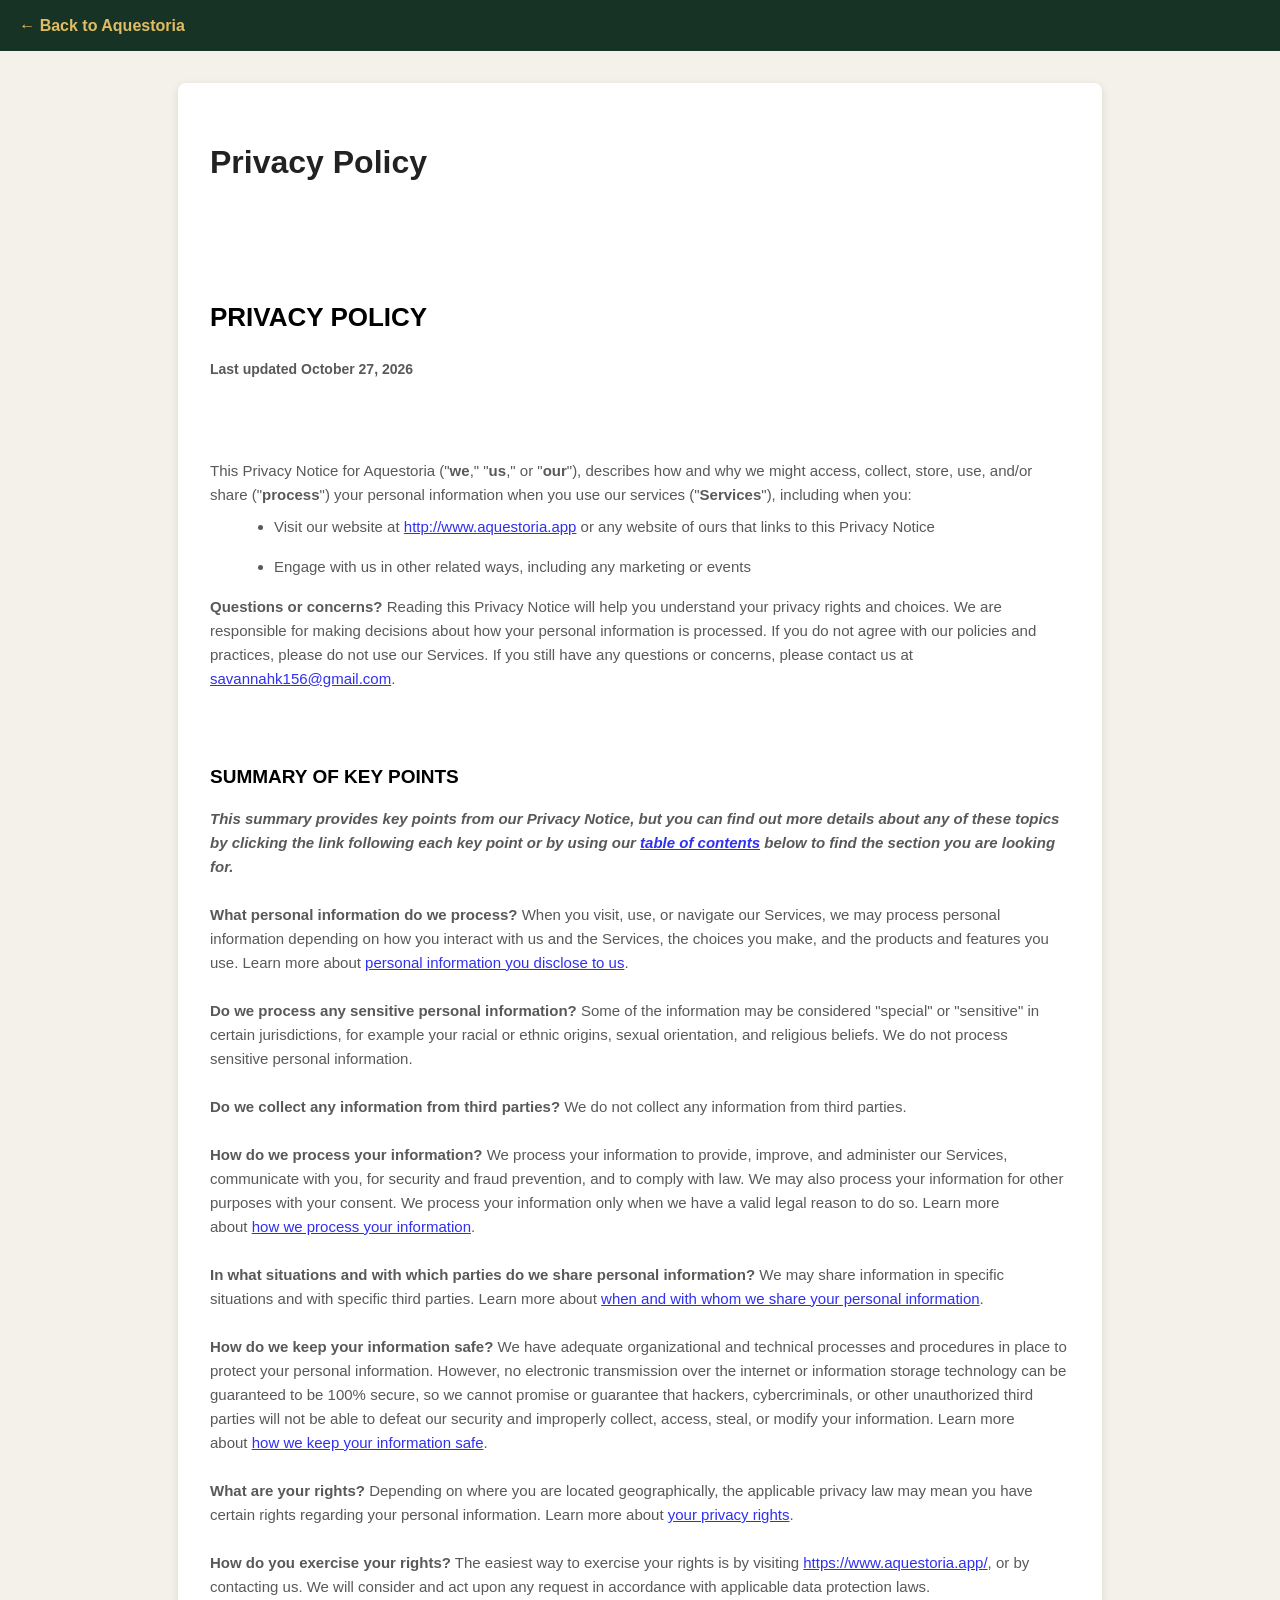
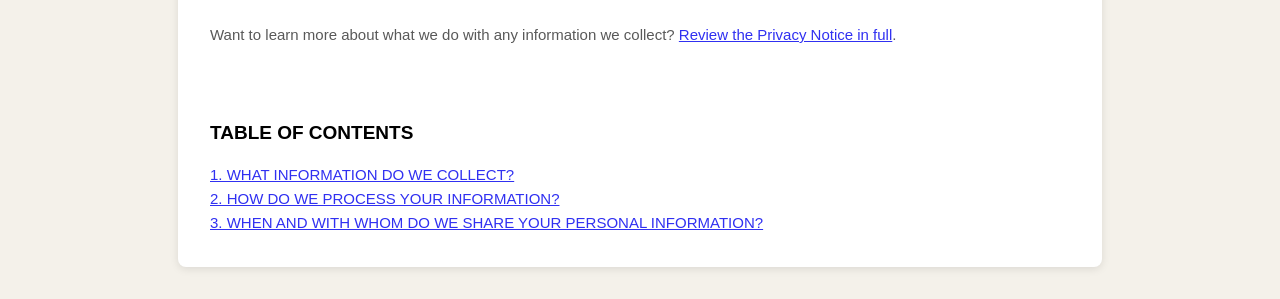
<file: privacy.html>
<!doctype html>
<html lang="en">
  <head>
    <meta charset="UTF-8" />
    <meta name="viewport" content="width=device-width, initial-scale=1" />
    <title>Privacy Policy – Aquestoria</title>
    <style>
      body {
        margin: 0;
        background: #f4f1ea;
        color: #222;
        font-family: Arial, sans-serif;
        line-height: 1.6;
      }
      .bar {
        background: #173325;
        padding: 0.8rem 1.2rem;
      }
      .bar a {
        color: #e0bd62;
        font-weight: 700;
        text-decoration: none;
      }
      .bar a:hover {
        text-decoration: underline;
      }
      main {
        max-width: 860px;
        margin: 2rem auto;
        padding: 2rem;
        background: #fff;
        border-radius: 8px;
        box-shadow: 0 2px 8px rgba(0, 0, 0, 0.1);
        overflow-wrap: anywhere;
      }
      /* Custom Termly Overrides for Clean Typography */
      [data-custom-class='body'], [data-custom-class='body'] * {
        background: transparent !important;
      }
      [data-custom-class='title'], [data-custom-class='title'] * {
        font-family: Arial, sans-serif !important;
        font-size: 26px !important;
        color: #000000 !important;
      }
      [data-custom-class='subtitle'], [data-custom-class='subtitle'] * {
        font-family: Arial, sans-serif !important;
        color: #595959 !important;
        font-size: 14px !important;
      }
      [data-custom-class='heading_1'], [data-custom-class='heading_1'] * {
        font-family: Arial, sans-serif !important;
        font-size: 19px !important;
        color: #000000 !important;
        margin-top: 1.5rem;
      }
      [data-custom-class='heading_2'], [data-custom-class='heading_2'] * {
        font-family: Arial, sans-serif !important;
        font-size: 17px !important;
        color: #000000 !important;
      }
      [data-custom-class='body_text'], [data-custom-class='body_text'] * {
        color: #595959 !important;
        font-size: 15px !important;
        font-family: Arial, sans-serif !important;
        line-height: 1.6 !important;
      }
      [data-custom-class='link'], [data-custom-class='link'] * {
        color: #3030F1 !important;
        font-size: 15px !important;
        font-family: Arial, sans-serif !important;
        word-break: break-word !important;
      }
      ul {
        margin: 0.5rem 0 1rem 1.5rem;
      }
      li {
        margin-bottom: 0.4rem;
      }
      table {
        max-width: 100%;
        display: block;
        overflow-x: auto;
      }
    </style>
  </head>
  <body>
    <div class="bar"><a href="index.html">← Back to Aquestoria</a></div>
    <main>
      <div id="policy-placeholder">
        <h1>Privacy Policy</h1>
        <span style="display: block;margin: 0 auto 3.125rem;width: 11.125rem;height: 2.375rem;background: url([data-uri]) center no-repeat;"></span>
      </div>

      <div data-custom-class="body">
        <div><strong><span style="font-size: 26px;"><span data-custom-class="title"><bdt class="block-component"></bdt><bdt class="question"><h1>PRIVACY POLICY</h1></bdt><bdt class="statement-end-if-in-editor"></bdt></span></span></strong></div><div><span style="color: rgb(127, 127, 127);"><strong><span style="font-size: 15px;"><span data-custom-class="subtitle">Last updated <bdt class="question">October 27, 2026</bdt></span></span></strong></span></div><div><br></div><div><br></div><div><br></div><div style="line-height: 1.5;"><span style="color: rgb(127, 127, 127);"><span style="color: rgb(89, 89, 89); font-size: 15px;"><span data-custom-class="body_text">This Privacy Notice for <bdt class="question noTranslate">Aquestoria</bdt><bdt class="block-component"></bdt></bdt> (<bdt class="block-component"></bdt>"<strong>we</strong>," "<strong>us</strong>," or "<strong>our</strong>"<bdt class="statement-end-if-in-editor"></bdt></span><span data-custom-class="body_text">), describes how and why we might access, collect, store, use, and/or share (<bdt class="block-component"></bdt>"<strong>process</strong>"<bdt class="statement-end-if-in-editor"></bdt>) your personal information when you use our services (<bdt class="block-component"></bdt>"<strong>Services</strong>"<bdt class="statement-end-if-in-editor"></bdt>), including when you:</span></span></span><span style="font-size: 15px;"><span style="color: rgb(127, 127, 127);"><span data-custom-class="body_text"><span style="color: rgb(89, 89, 89);"><span data-custom-class="body_text"><bdt class="block-component"></bdt></span></span></span></span></span></div><ul><li data-custom-class="body_text" style="line-height: 1.5;"><span style="font-size: 15px; color: rgb(89, 89, 89);"><span style="font-size: 15px; color: rgb(89, 89, 89);"><span data-custom-class="body_text">Visit our website<bdt class="block-component"></bdt> at <span style="color: rgb(0, 58, 250);"><bdt class="question noTranslate"><a target="_blank" data-custom-class="link" href="http://www.aquestoria.app">http://www.aquestoria.app</a></bdt></span><span style="font-size: 15px;"><span style="color: rgb(89, 89, 89);"><span data-custom-class="body_text"><span style="font-size: 15px;"><span style="color: rgb(89, 89, 89);"><bdt class="statement-end-if-in-editor"> or any website of ours that links to this Privacy Notice</bdt></span></span></span></span></span></span></span></span></li></ul><div><bdt class="block-component"><span style="font-size: 15px;"><span style="font-size: 15px;"><span style="color: rgb(127, 127, 127);"><span data-custom-class="body_text"><span style="color: rgb(89, 89, 89);"><span data-custom-class="body_text"><bdt class="block-component"></bdt></bdt></span></span></span></span></span></span></span></span></li></ul><div style="line-height: 1.5;"><bdt class="block-component"><span style="font-size: 15px;"></span></bdt></li></ul><div style="line-height: 1.5;"><span style="font-size: 15px;"><span style="color: rgb(127, 127, 127);"><span data-custom-class="body_text"><span style="color: rgb(89, 89, 89);"><span data-custom-class="body_text"><bdt class="block-component"></bdt></span></span></span></span></span></div><ul><li data-custom-class="body_text" style="line-height: 1.5;"><span style="font-size: 15px; color: rgb(89, 89, 89);"><span style="font-size: 15px; color: rgb(89, 89, 89);"><span data-custom-class="body_text">Engage with us in other related ways, including any marketing or events<span style="font-size: 15px;"><span style="color: rgb(89, 89, 89);"><span data-custom-class="body_text"><span style="font-size: 15px;"><span style="color: rgb(89, 89, 89);"><bdt class="statement-end-if-in-editor"></bdt></span></span></span></span></span></span></span></span></li></ul><div style="line-height: 1.5;"><span style="font-size: 15px;"><span style="color: rgb(127, 127, 127);"><span data-custom-class="body_text"><strong>Questions or concerns?&nbsp;</strong>Reading this Privacy Notice will help you understand your privacy rights and choices. We are responsible for making decisions about how your personal information is processed. If you do not agree with our policies and practices, please do not use our Services.<bdt class="block-component"></bdt> If you still have any questions or concerns, please contact us at <bdt class="question noTranslate"><a target="_blank" data-custom-class="link" href="mailto:savannahk156@gmail.com">savannahk156@gmail.com</a></bdt>.</span></span></span></div><div style="line-height: 1.5;"><br></div><div style="line-height: 1.5;"><br></div><div style="line-height: 1.5;"><strong><span style="font-size: 15px;"><span data-custom-class="heading_1"><h2>SUMMARY OF KEY POINTS</h2></span></span></strong></div><div style="line-height: 1.5;"><span style="font-size: 15px;"><span data-custom-class="body_text"><strong><em>This summary provides key points from our Privacy Notice, but you can find out more details about any of these topics by clicking the link following each key point or by using our&nbsp;</em></strong></span></span><a data-custom-class="link" href="#toc"><span style="color: rgb(0, 58, 250); font-size: 15px;"><span data-custom-class="body_text"><strong><em>table of contents</em></strong></span></span></a><span style="font-size: 15px;"><span data-custom-class="body_text"><strong><em>&nbsp;below to find the section you are looking for.</em></strong></span></span></div><div style="line-height: 1.5;"><br></div><div style="line-height: 1.5;"><span style="font-size: 15px;"><span data-custom-class="body_text"><strong>What personal information do we process?</strong> When you visit, use, or navigate our Services, we may process personal information depending on how you interact with us and the Services, the choices you make, and the products and features you use. Learn more about&nbsp;</span></span><a data-custom-class="link" href="#personalinfo"><span style="color: rgb(0, 58, 250); font-size: 15px;"><span data-custom-class="body_text">personal information you disclose to us</span></span></a><span data-custom-class="body_text">.</span></div><div style="line-height: 1.5;"><br></div><div style="line-height: 1.5;"><span style="font-size: 15px;"><span data-custom-class="body_text"><strong>Do we process any sensitive personal information?&nbsp;</strong>Some of the information may be considered <bdt class="block-component"></bdt>"special" or "sensitive"<bdt class="statement-end-if-in-editor"></bdt> in certain jurisdictions, for example your racial or ethnic origins, sexual orientation, and religious beliefs. <bdt class="block-component"></bdt>We do not process sensitive personal information.<bdt class="else-block"></bdt></span></span></div><div style="line-height: 1.5;"><br></div><div style="line-height: 1.5;"><span style="font-size: 15px;"><span data-custom-class="body_text"><strong>Do we collect any information from third parties?</strong> <bdt class="block-component"></bdt>We do not collect any information from third parties.<bdt class="else-block"></bdt></span></span></div><div style="line-height: 1.5;"><br></div><div style="line-height: 1.5;"><span style="font-size: 15px;"><span data-custom-class="body_text"><strong>How do we process your information?</strong> We process your information to provide, improve, and administer our Services, communicate with you, for security and fraud prevention, and to comply with law. We may also process your information for other purposes with your consent. We process your information only when we have a valid legal reason to do so. Learn more about&nbsp;</span></span><a data-custom-class="link" href="#infouse"><span style="color: rgb(0, 58, 250); font-size: 15px;"><span data-custom-class="body_text">how we process your information</span></span></a><span data-custom-class="body_text">.</span></div><div style="line-height: 1.5;"><br></div><div style="line-height: 1.5;"><span style="font-size: 15px;"><span data-custom-class="body_text"><strong>In what situations and with which <bdt class="block-component"></bdt>parties do we share personal information?</strong> We may share information in specific situations and with specific <bdt class="block-component"></bdt>third parties. Learn more about&nbsp;</span></span><a data-custom-class="link" href="#whoshare"><span style="color: rgb(0, 58, 250); font-size: 15px;"><span data-custom-class="body_text">when and with whom we share your personal information</span></span></a><span style="font-size: 15px;"><span data-custom-class="body_text">.<bdt class="block-component"></bdt></span></span></div><div style="line-height: 1.5;"><br></div><div style="line-height: 1.5;"><span style="font-size: 15px;"><span data-custom-class="body_text"><strong>How do we keep your information safe?</strong> We have adequate <bdt class="block-component"></bdt>organizational<bdt class="statement-end-if-in-editor"></bdt> and technical processes and procedures in place to protect your personal information. However, no electronic transmission over the internet or information storage technology can be guaranteed to be 100% secure, so we cannot promise or guarantee that hackers, cybercriminals, or other <bdt class="block-component"></bdt>unauthorized<bdt class="statement-end-if-in-editor"></bdt> third parties will not be able to defeat our security and improperly collect, access, steal, or modify your information. Learn more about&nbsp;</span></span><a data-custom-class="link" href="#infosafe"><span style="color: rgb(0, 58, 250); font-size: 15px;"><span data-custom-class="body_text">how we keep your information safe</span></span></a><span data-custom-class="body_text">.</span><span style="font-size: 15px;"><span data-custom-class="body_text"><bdt class="statement-end-if-in-editor"></bdt></span></span></div><div style="line-height: 1.5;"><br></div><div style="line-height: 1.5;"><span style="font-size: 15px;"><span data-custom-class="body_text"><strong>What are your rights?</strong> Depending on where you are located geographically, the applicable privacy law may mean you have certain rights regarding your personal information. Learn more about&nbsp;</span></span><a data-custom-class="link" href="#privacyrights"><span style="color: rgb(0, 58, 250); font-size: 15px;"><span data-custom-class="body_text">your privacy rights</span></span></a><span data-custom-class="body_text">.</span></div><div style="line-height: 1.5;"><br></div><div style="line-height: 1.5;"><span style="font-size: 15px;"><span data-custom-class="body_text"><strong>How do you exercise your rights?</strong> The easiest way to exercise your rights is by <bdt class="block-component"></bdt>visiting <span style="color: rgb(0, 58, 250);"><bdt class="question noTranslate"><a target="_blank" data-custom-class="link" href="https://www.aquestoria.app/">https://www.aquestoria.app/</a></bdt></span><bdt class="else-block"></bdt>, or by contacting us. We will consider and act upon any request in accordance with applicable data protection laws.</span></span></div><div style="line-height: 1.5;"><br></div><div style="line-height: 1.5;"><span style="font-size: 15px;"><span data-custom-class="body_text">Want to learn more about what we do with any information we collect?&nbsp;</span></span><a data-custom-class="link" href="#toc"><span style="color: rgb(0, 58, 250); font-size: 15px;"><span data-custom-class="body_text">Review the Privacy Notice in full</span></span></a><span style="font-size: 15px;"><span data-custom-class="body_text">.</span></span></div><div style="line-height: 1.5;"><br></div><div style="line-height: 1.5;"><br></div><div id="toc" style="line-height: 1.5;"><span style="font-size: 15px;"><span style="color: rgb(127, 127, 127);"><span style="color: rgb(0, 0, 0);"><strong><span data-custom-class="heading_1"><h2>TABLE OF CONTENTS</h2></span></strong></span></span></span></div><div style="line-height: 1.5;"><span style="font-size: 15px;"><a data-custom-class="link" href="#infocollect"><span style="color: rgb(0, 58, 250);">1. WHAT INFORMATION DO WE COLLECT?</span></a></span></div><div style="line-height: 1.5;"><span style="font-size: 15px;"><a data-custom-class="link" href="#infouse"><span style="color: rgb(0, 58, 250);">2. HOW DO WE PROCESS YOUR INFORMATION?<bdt class="block-component"></bdt></span></a></span></div><div style="line-height: 1.5;"><span style="font-size: 15px;"><span style="color: rgb(0, 58, 250);"><a data-custom-class="link" href="#whoshare">3. WHEN AND WITH WHOM DO WE SHARE YOUR PERSONAL INFORMATION?</a></span><span data-custom-class="body_text"><bdt class="block-component"></bdt></a></span></div></div>
    </main>
  </body>
</html>
</file>
